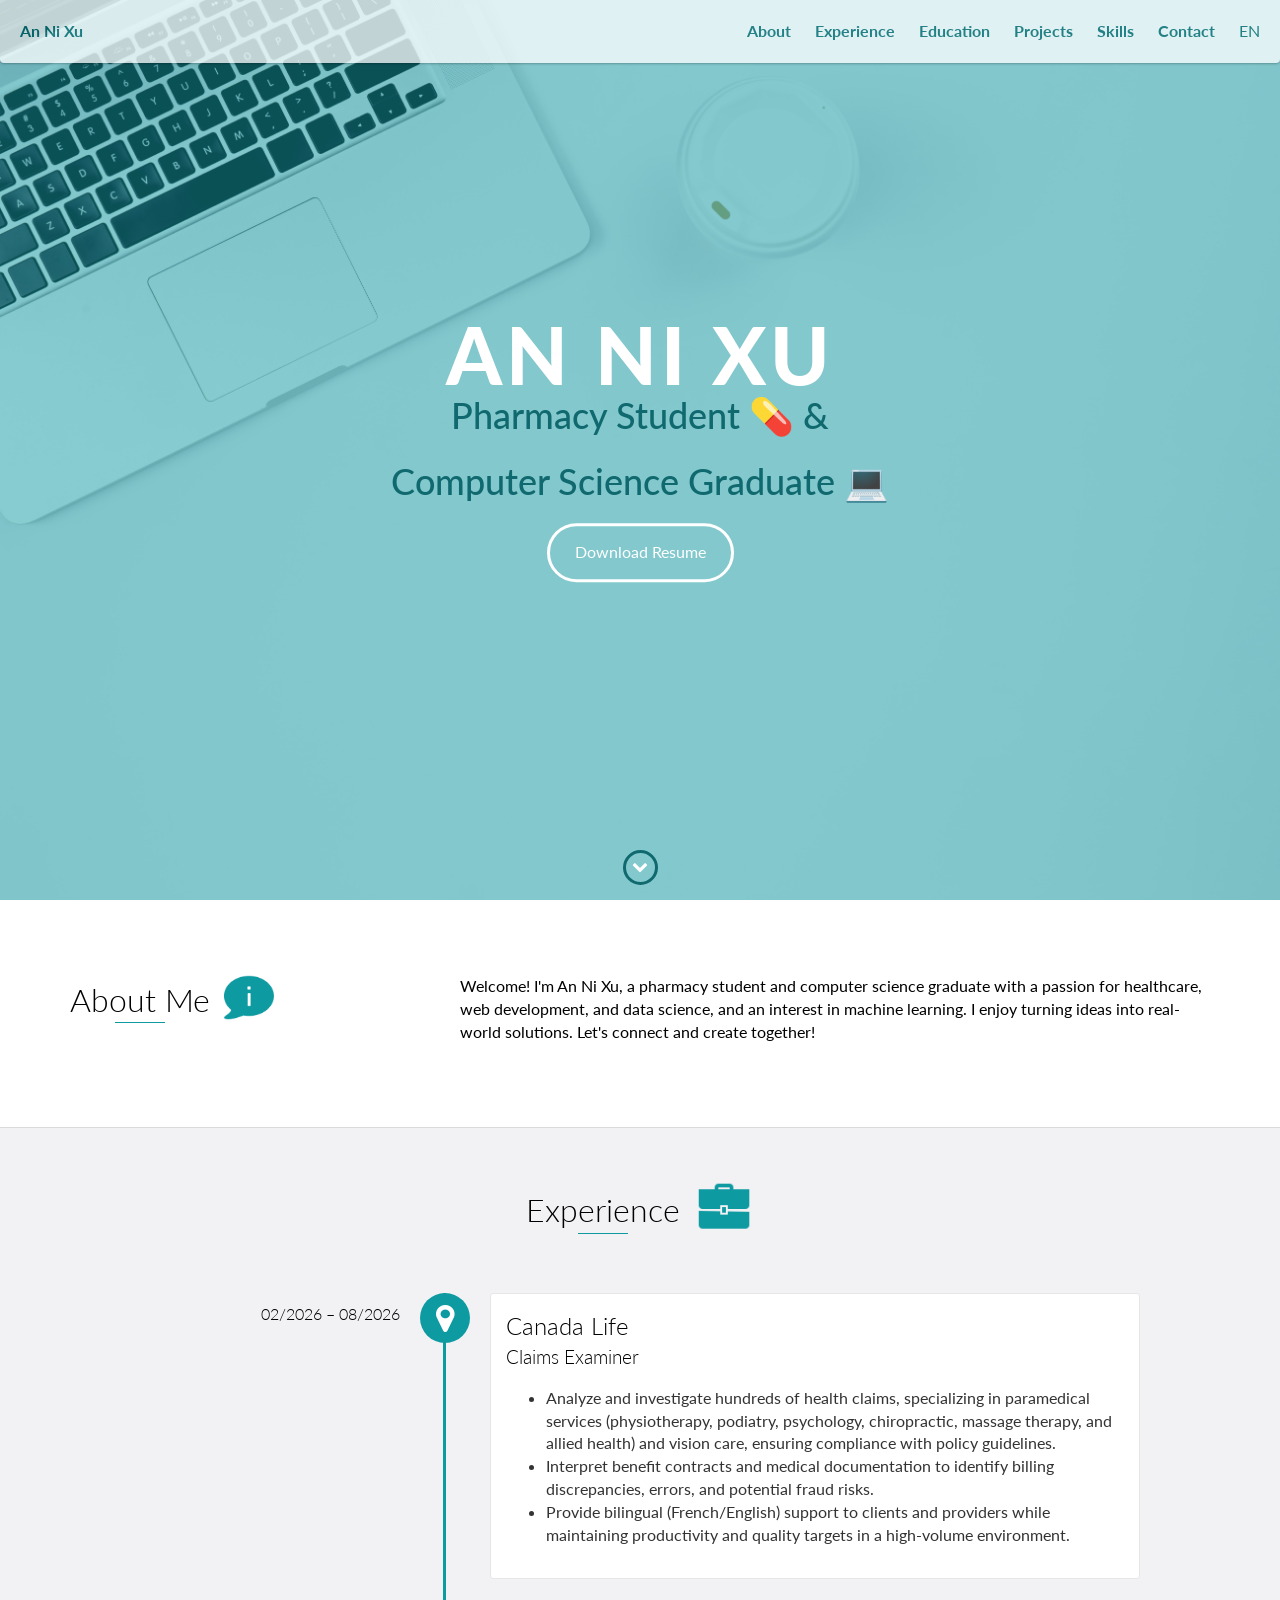
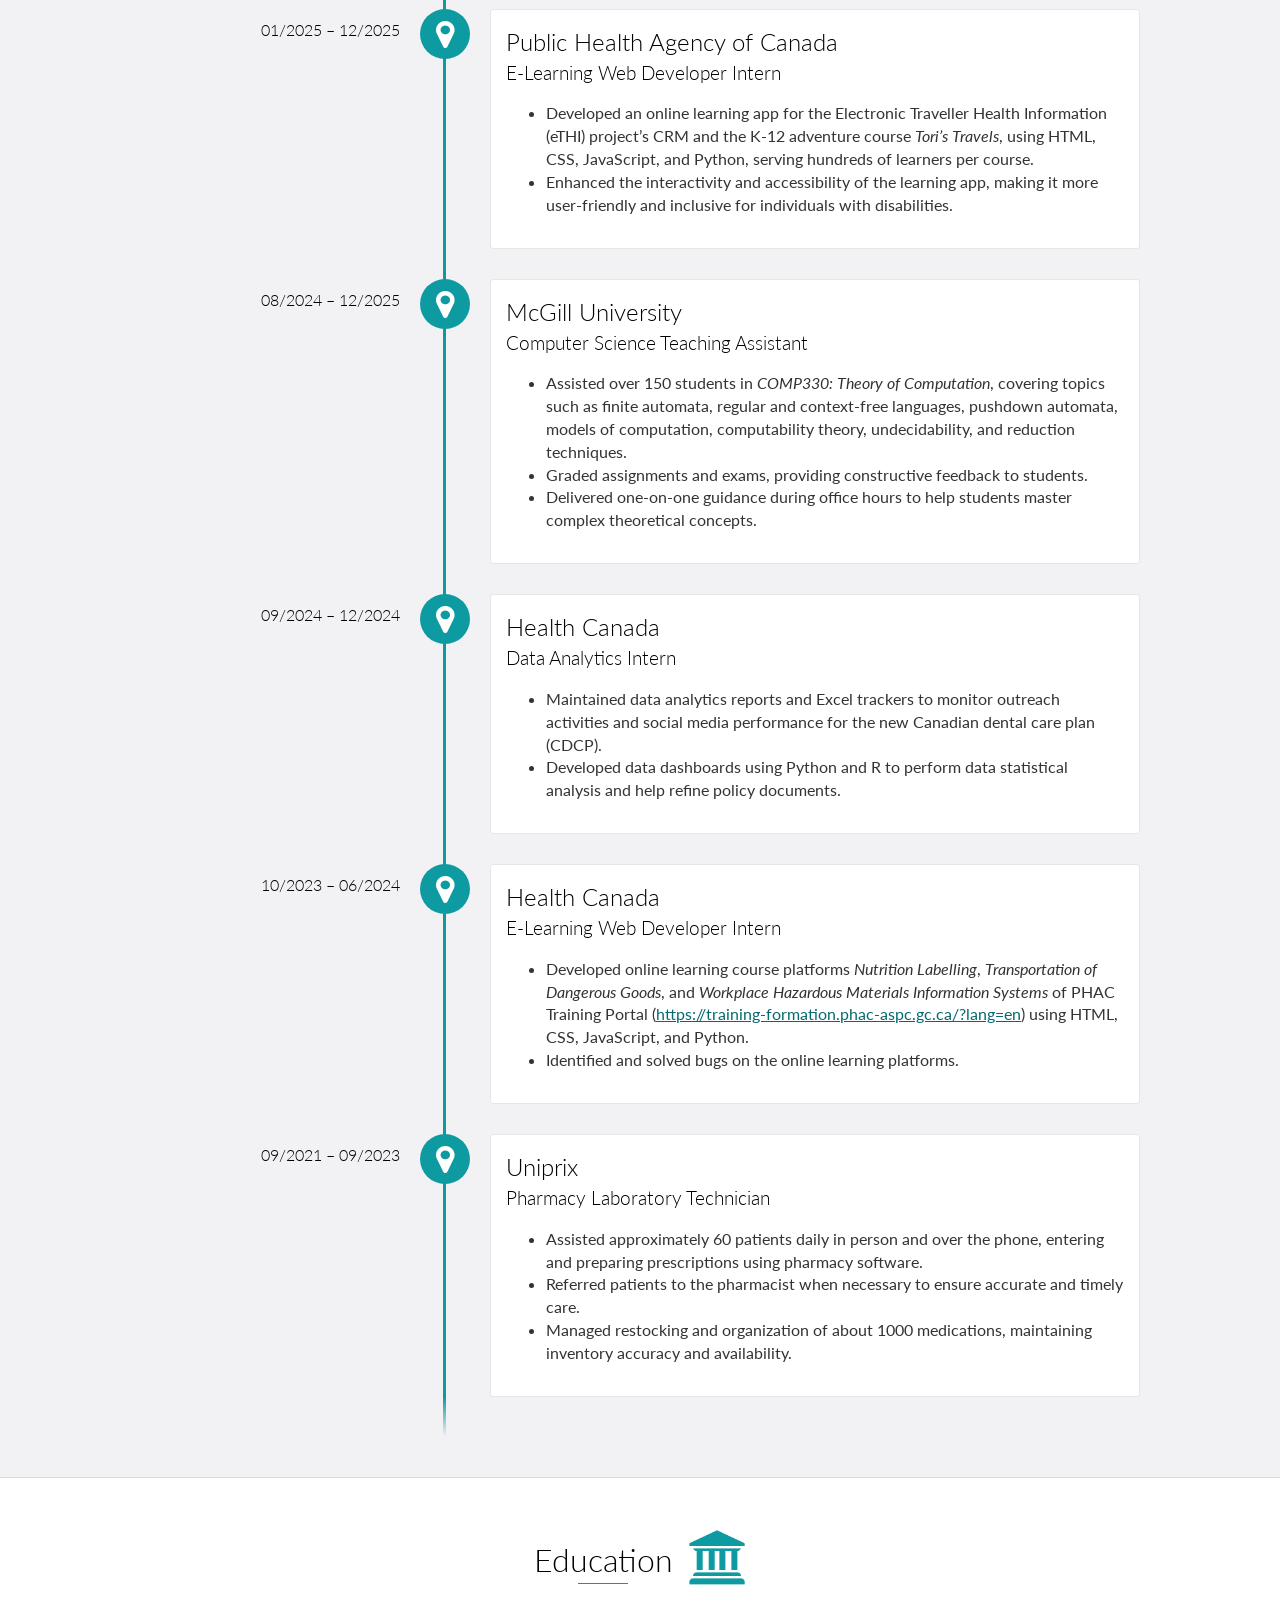
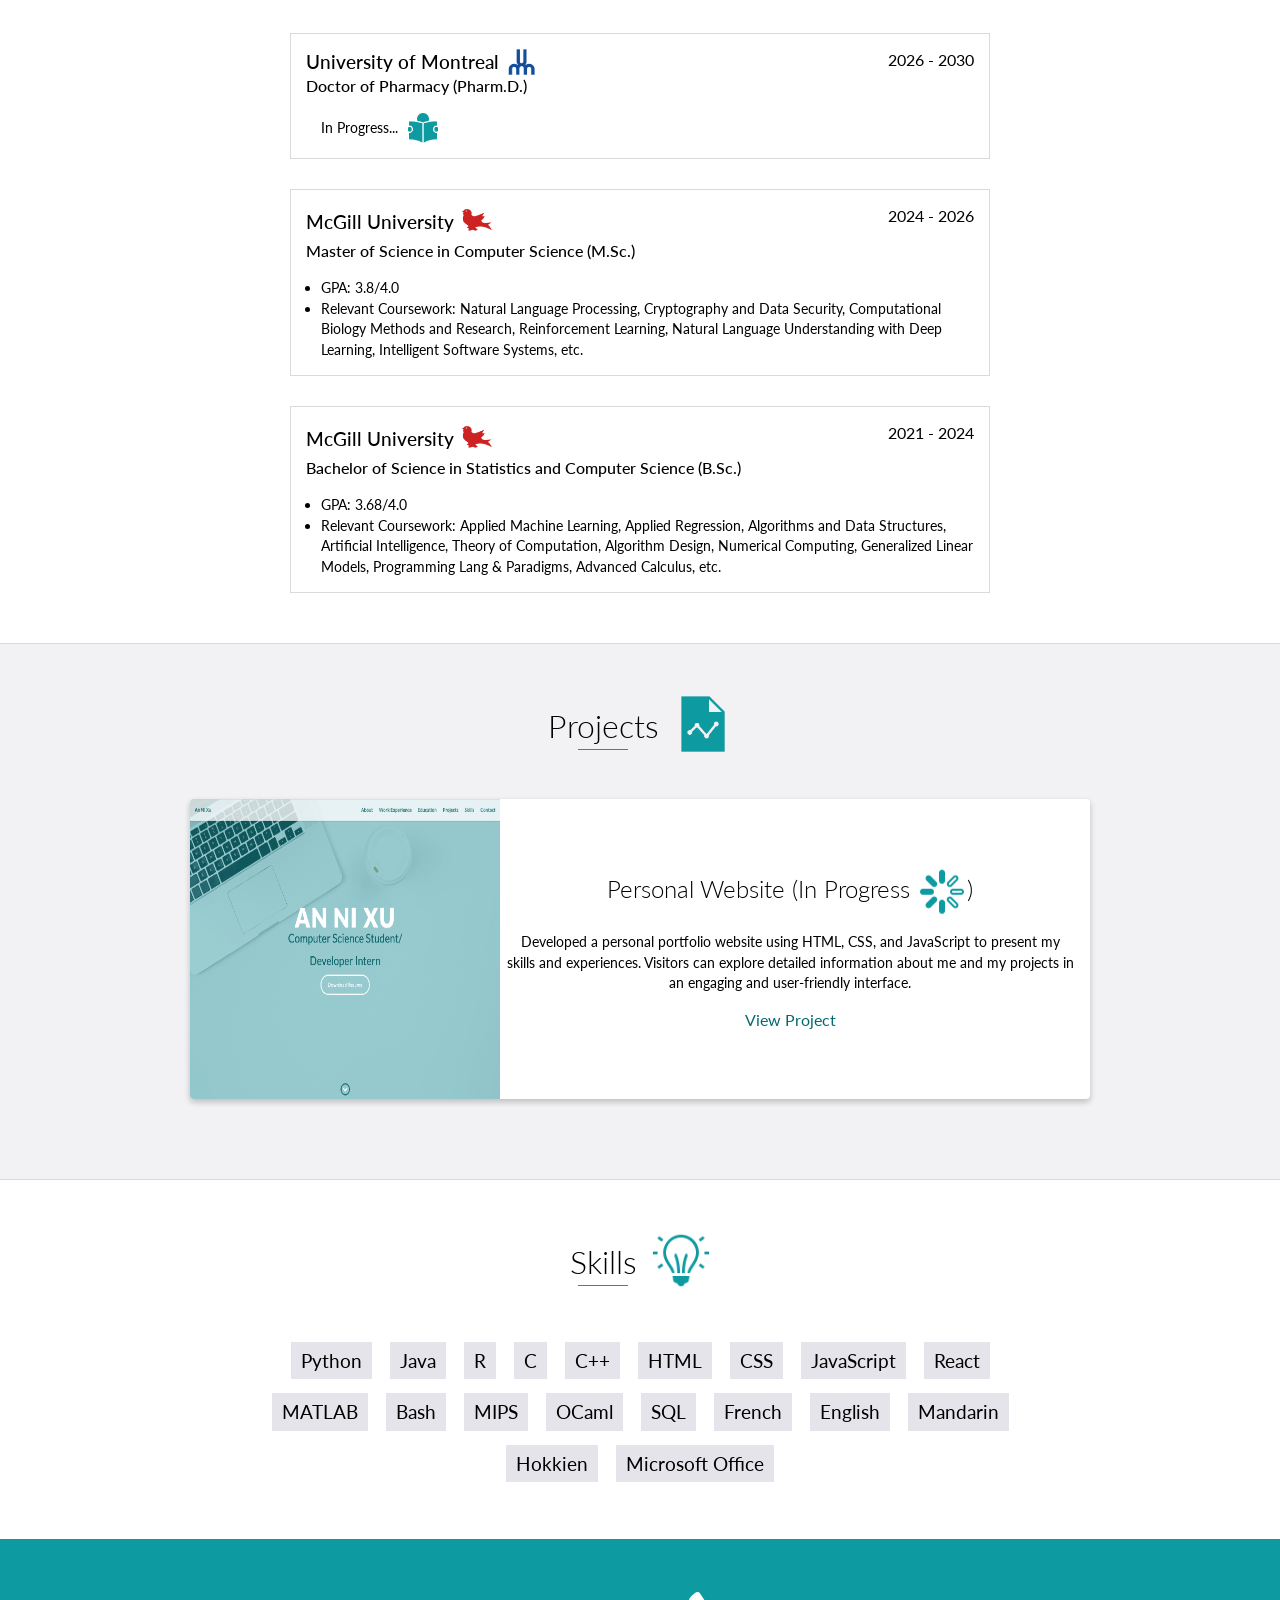
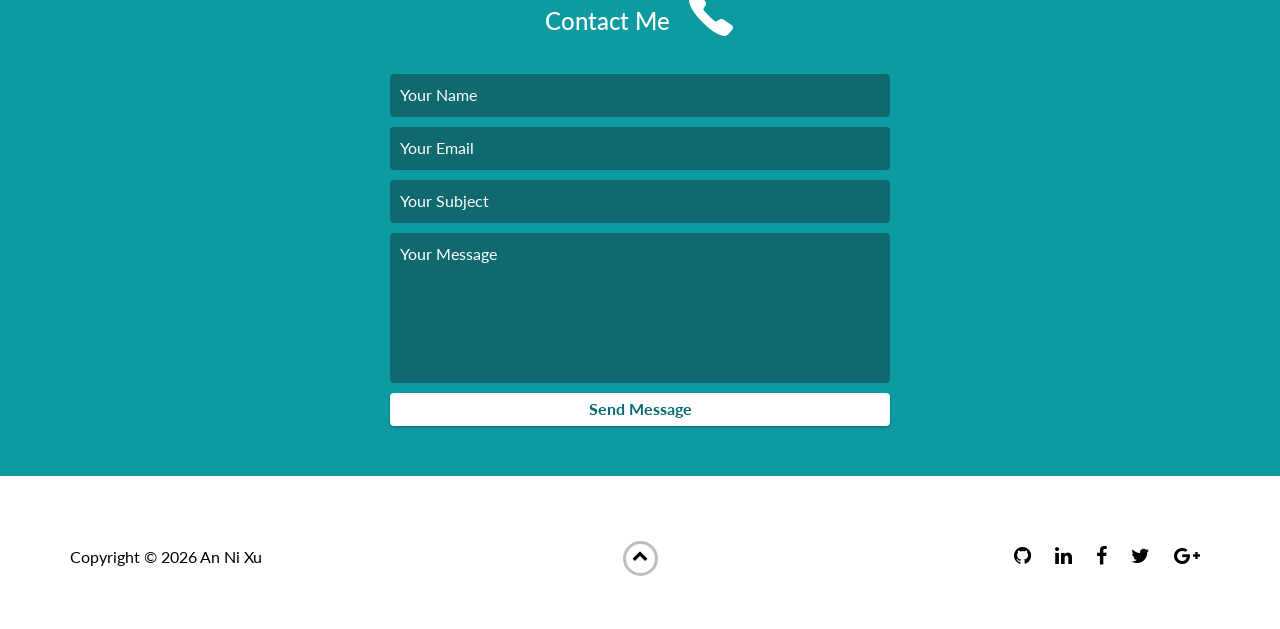
<file: index.html>
<!doctype html>
<html class="no-js" lang="en">
  <head>
    <meta charset="utf-8" />
    <meta http-equiv="X-UA-Compatible" content="IE=edge" />
    <meta name="viewport" content="width=device-width, initial-scale=1" />
    <title>An Ni Xu's Portfolio</title>
    <link rel="shortcut icon" href="favicon.ico" type="image/x-icon" />
    <link rel="icon" href="favicon.ico" type="image/x-icon" />
    <link
      href="https://fonts.googleapis.com/css?family=Lato:300,400,700,900"
      rel="stylesheet"
    />
    <link rel="stylesheet" href="libs/font-awesome/css/font-awesome.min.css" />
    <link href="css/bootstrap.min.css" rel="stylesheet" />
    <link href="css/styles.css" rel="stylesheet" />
  </head>

  <body>
    <div id="mobile-menu-open" class="shadow-large">
      <i class="fa fa-bars" aria-hidden="true"></i>
    </div>
    <!-- End #mobile-menu-toggle -->
    <header>
      <div id="mobile-menu-close">
        <span>Close</span> <i class="fa fa-times" aria-hidden="true"></i>
      </div>

      <ul id="menu" class="shadow">
        <li style="float: left; text-align: center">
          <a href="#lead"><strong>An Ni Xu</strong></a>
        </li>
        <li>
          <a href="#about"><strong data-i18n="nav_about">About</strong></a>
        </li>
        <li>
          <a href="#experience"
            ><strong data-i18n="nav_experience">Work Experience</strong></a
          >
        </li>
        <li>
          <a href="#education"
            ><strong data-i18n="nav_education">Education</strong></a
          >
        </li>
        <li>
          <a href="#projects"
            ><strong data-i18n="nav_projects">Projects</strong></a
          >
        </li>
        <li>
          <a href="#skills"><strong data-i18n="nav_skills">Skills</strong></a>
        </li>
        <li>
          <a href="#contact"
            ><strong data-i18n="nav_contact">Contact</strong></a
          >
        </li>
        <li class="language-switcher">
          <a href="#" id="language-toggle"><strong>EN</strong></a>
        </li>
      </ul>
    </header>
    <!-- End header -->

    <div id="lead">
      <div id="lead-content">
        <h1>An Ni Xu</h1>
        <h2 data-i18n="status1">Pharmacy Student 💊 &</h2>
        <h2 data-i18n="status2">Computer Science Graduate 💻</h2>
        <a
          href="./pdfs/cv.pdf"
          target="_blank"
          class="btn-rounded-white"
          data-i18n="download_resume"
          >Download Resume</a
        >
      </div>
      <!-- End #lead-content -->

      <div id="lead-overlay"></div>

      <div id="lead-down">
        <span>
          <i class="fa fa-chevron-down" aria-hidden="true"></i>
        </span>
      </div>
      <!-- End #lead-down -->
    </div>
    <!-- End #lead -->

    <div id="about">
      <div class="container">
        <div class="row">
          <div class="col-md-4">
            <h2 class="heading" data-i18n="about_heading">About Me</h2>
            <img
              src="images/about-me-icon.png"
              style="
                margin-left: 10px;
                padding-bottom: 20px;
                width: 50px;
                height: 65px;
              "
              alt="Information icon"
            />
          </div>
          <div class="col-md-8">
            <p data-i18n="about_text">
              Welcome! I'm An Ni Xu, a pharmacy student and computer science
              graduate with a passion for healthcare, web development, and data
              science, and an interest in machine learning. I enjoy turning
              ideas into real-world solutions. Let’s connect and create
              together!
            </p>
          </div>
        </div>
      </div>
    </div>
    <!-- End #about -->

    <div id="experience" class="background-alt">
      <h2 class="heading" data-i18n="nav_experience">Work Experience</h2>
      <img
        src="images/work-icon.png"
        style="
          align-items: center;
          margin-left: 10px;
          padding-bottom: 20px;
          width: 60px;
          height: 80px;
        "
        alt="Work bag icon"
      />

      <div id="experience-timeline">
        <div data-date="02/2026 – 08/2026">
          <h3 data-i18n="canada_life">Canada Life</h3>
          <h4 data-i18n="claims_examiner">Claims Examiner</h4>
          <ul>
            <li data-i18n="CE_job1">
              Analyze and investigate hundreds of health claims, specializing in
              paramedical services (physiotherapy, podiatry, psychology,
              chiropractic, massage therapy, and allied health) and vision care,
              ensuring compliance with policy guidelines.
            </li>
            <li data-i18n="CE_job2">
              Interpret benefit contracts and medical documentation to identify
              billing discrepancies, errors, and potential fraud risks.
            </li>
            <li data-i18n="CE_job3">
              Provide bilingual (French/English) support to clients and
              providers while maintaining productivity and quality targets in a
              high-volume environment.
            </li>
          </ul>
        </div>

        <div data-date="01/2025 – 12/2025">
          <h3 data-i18n="public_health">Public Health Agency of Canada</h3>
          <h4 data-i18n="web_dev">E-Learning Web Developer Intern</h4>
          <ul>
            <li data-i18n="phac_dev_job1">
              Developed an online learning app for the Electronic Traveller
              Health Information (eTHI) project’s CRM and the K-12 adventure
              course <em>Tori’s Travels</em>, using HTML, CSS, JavaScript, and
              Python, serving hundreds of learners per course.
            </li>
            <li data-i18n="phac_dev_job2">
              Enhanced the interactivity and accessibility of the learning app,
              making it more user-friendly and inclusive for individuals with
              disabilities.
            </li>
          </ul>
        </div>

        <div data-date="08/2024 – 12/2025">
          <h3 data-i18n="mcgill_university">McGill University</h3>
          <h4 data-i18n="ta">Teaching Assistant</h4>
          <ul>
            <li data-i18n="ta_job1">
              Assisted over 150 students in
              <em>COMP330: Theory of Computation</em>, covering topics such as
              finite automata, regular and context-free languages, pushdown
              automata, models of computation, computability theory,
              undecidability, and reduction techniques.
            </li>
            <li data-i18n="ta_job2">
              Graded assignments and exams, providing constructive feedback to
              students.
            </li>
            <li data-i18n="ta_job3">
              Delivered one-on-one guidance during office hours to help students
              master complex theoretical concepts.
            </li>
          </ul>
        </div>

        <div data-date="09/2024 – 12/2024">
          <h3 data-i18n="health_canada">Health Canada</h3>
          <h4 data-i18n="data_analytics">Data Analytics Intern</h4>
          <ul>
            <li data-i18n="hc_data_job1">
              Maintained data analytics reports and Excel trackers to monitor
              outreach activities and social media performance for the new
              Canadian dental care plan (CDCP).
            </li>
            <li data-i18n="hc_data_job2">
              Developed data dashboards using Python and R to perform data
              statistical analysis and help refine policy documents.
            </li>
          </ul>
        </div>

        <div data-date="10/2023 – 06/2024">
          <h3 data-i18n="health_canada">Health Canada</h3>
          <h4 data-i18n="web_dev">E-Learning Web Developer Intern</h4>
          <ul>
            <li data-i18n="hc_dev_job1">
              Developed online learning course platforms
              <em>Nutrition Labelling</em>,
              <em>Transportation of Dangerous Goods</em>, and
              <em>Workplace Hazardous Materials Information Systems</em> of PHAC
              Training Portal (<a
                href="https://training-formation.phac-aspc.gc.ca/?lang=en"
                target="_blank"
                ><u>https://training-formation.phac-aspc.gc.ca/?lang=en</u></a
              >) using HTML, CSS, JavaScript, and Python.
            </li>
            <li data-i18n="hc_dev_job2">
              Identified and solved bugs on the online learning platforms.
            </li>
          </ul>
        </div>

        <div data-date="09/2021 – 09/2023">
          <h3>Uniprix</h3>
          <h4 data-i18n="lab_tech">Pharmacy Laboratory Technician</h4>
          <ul>
            <li data-i18n="pharm_tech_job1">
              Assisted approximately 60 patients daily in person and over the
              phone, entering and preparing prescriptions using pharmacy
              software.
            </li>
            <li data-i18n="pharm_tech_job2">
              Referred patients to the pharmacist when necessary to ensure
              accurate and timely care.
            </li>
            <li data-i18n="pharm_tech_job3">
              Managed restocking and organization of about 1000 medications,
              maintaining inventory accuracy and availability.
            </li>
          </ul>
        </div>
      </div>
    </div>
    <!-- End #experience -->

    <div id="education">
      <h2 class="heading" data-i18n="nav_education">Education</h2>
      <img
        src="images/university-icon.png"
        style="
          margin-left: 10px;
          padding-bottom: 20px;
          width: 60px;
          height: 80px;
        "
        alt="University icon"
      />

      <div class="education-block">
        <a href="https://www.umontreal.ca/" target="_blank">
          <h3 class="text-bigger-hover">
            <span data-i18n="university_of_montreal"
              >University of Montreal</span
            >
            <img
              src="images/udem-icon.png"
              class="title-icon-beside"
              alt="University of Montreal icon, a stylized blue “U” and “M” monogram"
            /></h3
        ></a>
        <span class="education-date">2026 - 2030</span>
        <a
          href="https://pharm.umontreal.ca/etudes/premier-cycle/doctorat-de-premier-cycle-en-pharmacie-pharm-d/"
          target="_blank"
        >
          <h4 data-i18n="doctor_pharmacy">Doctor of Pharmacy (Pharm.D.)</h4></a
        >
        <ul>
          <li class="status-item">
            <span data-i18n="in_progress">In progress...</span>
            <img
              src="images/study-icon.png"
              style="height: 3rem"
              alt="study icon"
            />
          </li>
        </ul>
      </div>

      <!-- End .education-block -->
      <div class="education-block">
        <a href="https://www.mcgill.ca" target="_blank">
          <h3 class="text-bigger-hover">
            <span data-i18n="mcgill_university">McGill University</span>
            <img
              src="images/mcgill-icon.png"
              class="title-icon-beside"
              alt="McGill icon, a red martlet"
            /></h3
        ></a>
        <span class="education-date">2024 - 2026</span>
        <a
          href="https://www.mcgill.ca/study/2024-2025/faculties/science/graduate/programs/master-science-msc-computer-science-non-thesis"
          target="_blank"
        >
          <h4 data-i18n="master_science_cs">
            Master of Science in Computer Science (M.Sc.)
          </h4></a
        >
        <ul>
          <li>GPA: 3.8/4.0</li>
          <li data-i18n="master_coursework">
            Relevant Coursework: Natural Language Processing, Cryptography and
            Data Security, Computational Biology Methods and Research,
            Reinforcement Learning, Natural Language Understanding with Deep
            Learning, Intelligent Software Systems, etc.
          </li>
        </ul>
      </div>
      <!-- End .education-block -->

      <div class="education-block">
        <a href="https://www.mcgill.ca" target="_blank">
          <h3 class="text-bigger-hover">
            <span data-i18n="mcgill_university">McGill University</span>
            <img
              src="images/mcgill-icon.png"
              class="title-icon-beside"
              alt="McGill icon, a red martlet"
            />
          </h3>
        </a>
        <span class="education-date">2021 - 2024</span>
        <a
          href="https://www.mcgill.ca/mathstat/undergraduate/programs/b-sc/major-statistics-and-computer-science-b-sc"
          target="_blank"
        >
          <h4 data-i18n="bachelor_science_cs_stats">
            Bachelor of Science in Statistics and Computer Science (B.Sc.)
          </h4></a
        >
        <ul>
          <li>GPA: 3.68/4.0</li>
          <li data-i18n="bachelor_coursework">
            Relevant Coursework: Applied Machine Learning, Applied Regression,
            Algorithms and Data Structures, Artificial Intelligence, Theory of
            Computation, Algorithm Design, Numerical Computing, Generalized
            Linear Models, Programming Lang & Paradigms, Advanced Calculus, etc.
          </li>
        </ul>
      </div>
      <!-- End .education-block -->
    </div>
    <!-- End #education -->

    <div id="projects" class="background-alt">
      <h2 class="heading" data-i18n="nav_projects">Projects</h2>
      <img
        src="images/project-icon.png"
        style="
          margin-left: 10px;
          padding-bottom: 20px;
          width: 60px;
          height: 80px;
        "
        alt="Project report icon"
      />
      <div class="container">
        <div class="row">
          <!--
           <div class="project shadow-large">
           <div class="project-image">
             <img src="images/project.jpg" />
           </div>
          
           <div class="project-info">
             <h3>
               Money Saver (In Progress
               <img src="images/in-progress-icon.png" />)
             </h3>
             <p>
               Website that enables users to search for discounted clothing
               items across various retailers such as Uniqlo, Dynamite, and
               Aritzia. Developed using Python's web scraping techniques, the
               platform aggregates sales data from multiple sources, providing
               users with a centralized hub to browse and purchase discounted
               fashion items.
             </p>
             <a href="#">View Project</a>
           </div>
          
         </div>
        
         -->
          <!--
          <div class="project shadow-large">
            <div class="project-image">
              <img
                src="images/textual-data.jpg"
                style="width: 310px; height: 300px"
                alt="Project image of top 20 IMDB features by logistic regression"
              />
            </div>
            
            <div class="project-info">
              <h3>Textual Data Classification (Python)</h3>

              <p>
                Developed machine learning models, including logistic
                regression, multiclass regression, and Decision Trees(DTs). Used
                these models to conduct classification tasks(sentiment analysis
                and class prediction) on two distinct textual datasets.
                Evaluated models’ performances in terms of accuracy and
                effectiveness.
              </p>
              <a
                href="https://github.com/ANX888ii/Textual-Data-Classification"
                target="_blank"
                >View Project</a
              >
            </div>
            
          </div>
        -->
          <!-- End .project -->
          <!--
          <div class="project shadow-large">
            <div class="project-image">
              <img
                src="images/cancer-data.jpg"
                style="height: 310px; width: 300px"
                alt="Project image of accuracy chart"
              />
            </div>
            
            <div class="project-info">
              <h3>Virtual Cancer Doctor (Python)</h3>
              <p>
                Created machine learning models from scratch, including
                K-Nearest Neighbour (KNNs) and Decision Trees (DTs). Used these
                models to detect cancer across two distinct health datasets.
                Evaluated their performances in terms of accuracy and
                effectiveness.
              </p>
              <a
                href="https://github.com/ANX888ii/Cancer-Data-Classification"
                target="_blank"
                >View Project</a
              >
            </div>
           
          </div>-->
          <!-- End .project -->
          <!--
          <div class="project shadow-large">
            <div class="project-image">
              <img
                src="images/sign-language.jpg"
                style="width: 310px; height: 300px"
                alt="Project image of sign-language representing different English characters"
              />
            </div>
            
            <div class="project-info">
              <h3>Sign-Language Translator (Python)</h3>
              <p>
                Designed a machine learning model for image classification using
                a multilayer perceptron (MLP) from scratch. Used MLP and
                Convolutional Neural Network (CNN) to classify diverse sign
                language images and predict the corresponding alphabet.
              </p>
              <a
                href="https://github.com/ANX888ii/Sign-Language-Image-Data-Classification"
                target="_blank"
                >View Project</a
              >
            </div>
            
          </div>-->

          <!-- End .project -->
          <!--
          <div class="project shadow-large">
            <div class="project-image">
              <img
                src="images/AI-survival.png"
                style="width: 310px; height: 300px"
                alt="Project image of AI colosseum grid"
              />
            </div>
            
            <div class="project-info">
              <h3>AI Colosseum Survival (Python)</h3>
              <p>
                Built using the AI algorithm with beta-alpha pruning technique
                that allows players to strategically block their opponents by
                placing walls on a grid board.
              </p>
              <a
                href="https://github.com/ANX888ii/AI-Colosseum-Survival"
                target="_blank"
                >View Project</a
              >
            </div>
            
          </div>
          -->
          <!-- End .project -->
          <!--
          <div class="project shadow-large">
            <div class="project-image">
              <img
                src="images/mini-chess-image.jpg"
                style="width: 310px; height: 300px"
                alt="Project image of mini chess"
              />
            </div>
            
            <div class="project-info">
              <h3>Mini Chess (Java)</h3>
              <p>
                Implemented API to drive an interactive visualizer that allows
                users to play a mini digital chess game on a computer. Employed
                chess rules to manipulate the movement of each type of piece
                (King, Queen, Bishop, etc.).
              </p>
              <a href="https://github.com/ANX888ii/Mini-Chess" target="_blank"
                >View Project</a
              >
            </div>
           
          </div>
          -->
          <!-- End .project -->

          <div class="project shadow-large">
            <div class="project-image">
              <img
                src="images/website.jpg"
                style="width: 310px; height: 300px"
                alt="Project image of personal website"
              />
            </div>
            <!-- End .project-image -->
            <div class="project-info">
              <h3>
                <span data-i18n="personal_website_in_progress"
                  >Personal Website (In Progress</span
                >
                <img
                  src="images/in-progress-icon.png"
                  alt="Loading icon"
                  style="width: 50px; height: 50px"
                />)
              </h3>
              <p data-i18n="personal_website_description">
                Developed a personal portfolio website using HTML, CSS, and
                JavaScript to present my skills and experiences. Visitors can
                explore detailed information about me and my projects in an
                engaging and user-friendly interface.
              </p>
              <a href="https://ANX888ii.github.io" target="_blank"
                >View Project</a
              >
            </div>
            <!-- End .project-info -->
          </div>
          <!-- End .project -->
        </div>
      </div>
    </div>

    <!-- End #projects -->

    <div id="skills">
      <h2 class="heading" data-i18n="nav_skills">Skills</h2>
      <img
        src="images/skills-icon.png"
        style="
          margin-left: 10px;
          padding-bottom: 20px;
          width: 60px;
          height: 80px;
        "
        alt="Light bulb icon"
      />
      <ul>
        <li>Python</li>
        <li>Java</li>
        <li>R</li>
        <li>C</li>
        <li>C++</li>
        <li>HTML</li>
        <li>CSS</li>
        <li>JavaScript</li>
        <li>React</li>
        <li>MATLAB</li>
        <li>Bash</li>
        <li>MIPS</li>
        <li>OCaml</li>
        <li>SQL</li>
        <li data-i18n="french">French</li>
        <li data-i18n="english">English</li>
        <li data-i18n="mandarin">Mandarin</li>
        <li>Hokkien</li>
        <li>Microsoft Office</li>
      </ul>
    </div>

    <!-- End #skills -->

    <div id="contact">
      <h2>
        <span data-i18n="contact_me">Contact Me</span>
        <img
          src="images/contact-me-icon.png"
          style="margin-left: 10px; padding-bottom: 20px"
          alt="Phone icon"
        />
      </h2>

      <div id="contact-form">
        <form method="POST" action="https://formsubmit.co/annixu82@gmail.com">
          <input
            type="hidden"
            name="_subject"
            value="Contact request from personal website"
          />

          <input
            id="name"
            name="name"
            placeholder="Your Name"
            required
            aria-label="Your Name"
            data-i18n-placeholder="your_name"
            data-i18n-aria-label="your_name"
          />

          <input
            type="email"
            name="_replyto"
            placeholder="Your Email"
            required
            aria-label="Your Email"
            data-i18n-placeholder="your_email"
            data-i18n-aria-label="your_email"
          />
          <input
            name="subject"
            placeholder="Your Subject"
            required
            aria-label="Your Subject"
            data-i18n-placeholder="your_subject"
            data-i18n-aria-label="your_subject"
          />
          <textarea
            name="message"
            placeholder="Your Message"
            required
            aria-label="Your Message"
            data-i18n-placeholder="your_message"
            data-i18n-aria-label="your_message"
          ></textarea>
          <button type="submit" data-i18n="send_message">Send Message</button>
        </form>
      </div>
      <!-- End #contact-form -->
    </div>
    <!-- End #contact -->

    <footer>
      <div class="container">
        <div class="row">
          <div class="col-sm-5 copyright">
            <p>Copyright &copy; <span id="current-year"></span> An Ni Xu</p>
          </div>
          <div class="col-sm-2 top">
            <span id="to-top">
              <i class="fa fa-chevron-up" aria-hidden="true"></i>
            </span>
          </div>
          <div class="col-sm-5 social">
            <ul>
              <li>
                <a
                  href="https://github.com/"
                  target="_blank"
                  aria-label="Github"
                  ><i class="fa fa-github" aria-hidden="true"></i
                ></a>
              </li>
              <!--
             <li>
               <a
                 href="https://stackoverflow.com/"
                 target="_blank"
                 aria-label="Stackoverflow"
                 ><i class="fa fa-stack-overflow" aria-hidden="true"></i
               ></a>
             </li>-->
              <li>
                <a
                  href="https://www.linkedin.com/in/an-ni-xu-58a1413a2/"
                  target="_blank"
                  aria-label="LinkedIn"
                  ><i class="fa fa-linkedin" aria-hidden="true"></i
                ></a>
              </li>
              <li>
                <a
                  href="https://www.facebook.com/"
                  target="_blank"
                  aria-label="Facebook"
                  ><i class="fa fa-facebook" aria-hidden="true"></i
                ></a>
              </li>
              <li>
                <a
                  href="https://twitter.com/"
                  target="_blank"
                  aria-label="Twitter"
                  ><i class="fa fa-twitter" aria-hidden="true"></i
                ></a>
              </li>
              <li>
                <a
                  href="https://plus.google.com/"
                  target="_blank"
                  aria-label="Google"
                  ><i class="fa fa-google-plus" aria-hidden="true"></i
                ></a>
              </li>
            </ul>
          </div>
        </div>
      </div>
    </footer>
    <!-- End footer -->

    <script src="https://ajax.googleapis.com/ajax/libs/jquery/1.12.4/jquery.min.js"></script>
    <script src="js/scripts.min.js"></script>
  </body>
</html>
</file>
<file: css/styles.css>
/*!
    Title: Dev Portfolio Template
    Version: 1.2.2
    Last Change: 03/25/2020
    Author: Ryan Fitzgerald
    Repo: https://github.com/RyanFitzgerald/devportfolio-template
    Issues: https://github.com/RyanFitzgerald/devportfolio-template/issues

    Description: This file contains all the styles associated with the page
    that don't come from third party libraries. This file gets compiled using
    Gulp and send to the /css folder which is then loaded on the page.
*/
body {
  font-family: "Lato", sans-serif;
  font-size: 16px;
}
body.active {
  overflow: hidden;
  z-index: -1;
}
.no-js #experience-timeline > div {
  background: #fff;
  padding: 10px;
  margin-bottom: 10px;
  border: 1px solid #dcd9d9;
}
.no-js #experience-timeline > div h3 {
  font-size: 1.5em;
  font-weight: 300;
  color: #02565c;
  display: inline-block;
  margin: 0;
}
.no-js #experience-timeline > div h4 {
  font-size: 1.2em;
  font-weight: 300;
  color: black;
  margin: 0 0 15px 0;
}
.no-js #experience-timeline > div p {
  color: black;
  font-size: 0.9em;
  margin: 0;
}
.no-js #experience-timeline:before,
.no-js #experience-timeline:after {
  content: none;
}
@keyframes dropHeader {
  0% {
    transform: translateY(-100%);
  }
  100% {
    transform: translateY(0);
  }
}
header {
  position: fixed;
  top: 0;
  left: 0;
  right: 0;
  opacity: 0.75;
  text-align: center;
  z-index: 10;
  animation-name: dropHeader;
  animation-iteration-count: 1;
  animation-timing-function: ease;
  animation-duration: 0.75s;
}
header:hover {
  opacity: 1;
}
header ul {
  display: block;
  background: #fff;
  text-align: right;
  padding: 10px;
  margin: 0;
  border-bottom-right-radius: 4px;
  border-bottom-left-radius: 4px;
}
header li {
  display: inline-block;
}
header a {
  display: block;
  color: #046a6f;
  padding: 10px;
}
header a:hover {
  color: #02565c;
  text-decoration: none;
  background: #eee;
  border-radius: 4px;
}
header a:focus {
  color: #0e9aa1;
  text-decoration: none;
}
header.active {
  display: block;
}
header.sticky {
  position: fixed;
  z-index: 999;
}
#menu.active {
  display: block;
}
#mobile-menu-open {
  display: none;
  cursor: pointer;
  position: fixed;
  right: 15px;
  top: 10px;
  color: #0e9aa1;
  font-size: 1.5em;
  z-index: 20;
  padding: 0 7px;
  border-radius: 4px;
  background: #fff;
}
#mobile-menu-close {
  display: none;
  text-align: right;
  width: 100%;
  background: #fff;
  font-size: 1.5em;
  padding-right: 15px;
  padding-top: 10px;
  cursor: pointer;
  color: #0e9aa1;
}
#mobile-menu-close span {
  font-size: 0.5em;
  text-transform: uppercase;
}
#mobile-menu-close i {
  vertical-align: middle;
}
footer {
  padding: 50px 0;
}
.copyright {
  padding-top: 20px;
}
.copyright p {
  margin: 0;
  color: black;
}
.top {
  text-align: center;
}
.top span {
  cursor: pointer;
  display: block;
  margin: 15px auto 0 auto;
  width: 35px;
  height: 35px;
  border-radius: 50%;
  border: 3px solid #b9bfc4;
  text-align: center;
}
.top i {
  color: black;
}
.social {
  text-align: right;
}
.social ul {
  margin: 5px 0 0 0;
  padding: 0;
}
.social li {
  display: inline-block;
  font-size: 1.25em;
  list-style: none;
}
.social a {
  display: block;
  color: black;
  padding: 10px;
}
.social a:hover {
  color: #0e9aa1;
}
.btn-rounded-white {
  display: inline-block;
  color: #fff;
  padding: 15px 25px;
  border: 3px solid #fff;
  border-radius: 30px;
  transition: 0.5s ease all;
}
.btn-rounded-white:hover {
  color: #0e9aa1;
  background: #fff;
  text-decoration: none;
}
.shadow {
  box-shadow:
    0 1px 3px rgba(0, 0, 0, 0.12),
    0 1px 2px rgba(0, 0, 0, 0.24);
}
.shadow-large {
  box-shadow:
    0 3px 6px rgba(0, 0, 0, 0.08),
    0 3px 6px rgba(0, 0, 0, 0.15);
}
.heading {
  position: relative;
  display: inline-block;
  font-size: 2em;
  font-weight: 300;
  margin: 0 0 30px 0;
}
.heading:after {
  position: absolute;
  content: "";
  top: 100%;
  height: 1px;
  width: 50px;
  left: 0;
  right: 0;
  margin: 0 auto;
  background: #0e9aa1;
}
.background-alt {
  background: #f2f2f5;
}
#lead {
  position: relative;
  height: 100vh;
  min-height: 500px;
  max-height: 1080px;
  /*background: url(../images/lead-bg.jpg);*/
  background: url(../images/background-laptop.jpg);
  background-size: cover;
  padding: 15px;
  overflow: hidden;
}
#lead-content {
  position: absolute;
  z-index: 10;
  top: 50%;
  left: 50%;
  transform: translate(-50%, -50%);
  text-align: center;
}
#lead-content h1,
#lead-content h2 {
  margin: 0;
}
#lead-content h1 {
  color: white;
  font-weight: 900;
  font-size: 5em;
  text-transform: uppercase;
  letter-spacing: 0.05em;
  line-height: 0.9em;
}
#lead-content h2 {
  color: #0f696f;
  font-weight: 500;
  font-size: 2.25em;
  margin-bottom: 15px;
}
#lead-overlay {
  position: absolute;
  height: 100%;
  width: 100%;
  top: 0;
  right: 0;
  bottom: 0;
  left: 0;
  background: #0e9aa1;
  opacity: 0.5;
  z-index: 1;
}
#lead-down {
  position: absolute;
  left: 0;
  right: 0;
  width: 100%;
  text-align: center;
  z-index: 10;
  bottom: 15px;
  color: #fff;
}
#lead-down span {
  cursor: pointer;
  display: block;
  margin: 0 auto;
  width: 35px;
  height: 35px;
  border-radius: 50%;
  border: 3px solid #0f696f;
  text-align: center;
}
#lead-down i {
  animation: pulsate 1.5s ease;
  animation-iteration-count: infinite;
  padding-top: 5px;
}
@keyframes pulsate {
  0% {
    transform: scale(1, 1);
  }
  50% {
    transform: scale(1.2, 1.2);
  }
  100% {
    transform: scale(1, 1);
  }
}
#about {
  padding: 75px 15px;
  border-bottom: 1px solid #dcd9d9;
}
#about h2 {
  color: black;
}
#about p {
  color: black;
  margin: 0;
}
#experience {
  padding: 50px 15px;
  text-align: center;
  border-bottom: 1px solid #dcd9d9;
}
#experience h2 {
  color: black;
}
#experience-timeline {
  margin: 30px auto 0 auto;
  position: relative;
  max-width: 1000px;
}
#experience-timeline:before {
  position: absolute;
  content: "";
  top: 0;
  bottom: 0;
  left: 303px;
  right: auto;
  height: 100%;
  width: 3px;
  background: #0e9aa1;
  z-index: 0;
}
#experience-timeline:after {
  position: absolute;
  content: "";
  width: 3px;
  height: 40px;
  background: #0e9aa1;
  background: linear-gradient(to bottom, #0e9aa1, rgba(52, 152, 219, 0));
  top: 100%;
  left: 303px;
}
.vtimeline-content {
  margin-left: 350px;
  background: #fff;
  border: 1px solid #e6e6e6;
  padding: 15px;
  border-radius: 3px;
  text-align: left;
}
.vtimeline-content h3 {
  font-size: 1.5em;
  font-weight: 300;
  color: black;
  display: inline-block;
  margin: 0;
}
.vtimeline-content h4 {
  font-size: 1.2em;
  font-weight: 300;
  color: black;
  margin: 0 0 15px 0;
}
.vtimeline-content p {
  color: black;
  font-size: 0.9em;
  margin: 0;
}
.vtimeline-point {
  position: relative;
  display: block;
  vertical-align: top;
  margin-bottom: 30px;
}
.vtimeline-icon {
  position: relative;
  color: #fff;
  width: 50px;
  height: 50px;
  background: #0e9aa1;
  border-radius: 50%;
  float: left;
  z-index: 99;
  margin-left: 280px;
}
.vtimeline-icon i {
  display: block;
  font-size: 2em;
  margin-top: 10px;
}
.vtimeline-date {
  width: 260px;
  text-align: right;
  position: absolute;
  left: 0;
  top: 10px;
  font-weight: 300;
  color: black;
}
#education {
  padding: 50px 15px 20px 15px;
  border-bottom: 1px solid #dcd9d9;
  text-align: center;
}
#education h2 {
  color: black;
  margin-bottom: 50px;
}
.education-block {
  max-width: 700px;
  margin: 0 auto 30px auto;
  padding: 15px;
  border: 1px solid #dcd9d9;
  text-align: left;
}
.education-block h3 {
  font-weight: 500;
  float: left;
  margin: 0;
  color: black;
}
.education-block span {
  color: black;
  float: right;
}
.education-block h4 {
  color: black;
  clear: both;
  font-weight: 500;
  margin: 0 0 15px 0;
}
.education-block p,
.education-block ul {
  margin: 0;
  color: black;
  font-size: 0.9em;
}
.education-block ul {
  padding: 0 0 0 15px;
}
#projects {
  padding: 50px 15px;
  border-bottom: 1px solid #dcd9d9;
  text-align: center;
}
#projects h2 {
  color: black;
  margin-bottom: 50px;
}
.project {
  position: relative;
  max-width: 900px;
  margin: 0 auto 30px auto;
  overflow: hidden;
  background: #fff;
  border-radius: 4px;
  transition: all 0.3s ease-in-out;
}
.project:hover {
  transform: scale(1.05);
}
.project-image {
  float: left;
}
.project-info {
  position: absolute;
  top: 50%;
  transform: translateY(-50%);
  margin-left: 300px;
  padding: 15px;
}
.project-info h3 {
  font-size: 1.5em;
  font-weight: 300;
  color: black;
  margin: 0 0 15px 0;
}
.project-info p {
  color: black;
  margin: 0 0 15px 0;
  font-size: 0.9em;
}
.no-image .project-info {
  position: relative;
  margin: 0;
  padding: 30px 15px;
  transform: none;
}
#more-projects {
  display: none;
}
#skills {
  padding: 50px 15px;
  text-align: center;
}
#skills h2 {
  color: black;
  margin-bottom: 50px;
}
#skills ul {
  display: block;
  margin: 0 auto;
  padding: 0;
  max-width: 800px;
}
#skills li {
  display: inline-block;
  margin: 7px;
  padding: 5px 10px;
  color: black;
  background: #e4e4ea;
  list-style: none;
  cursor: default;
  font-size: 1.2em;
}
#contact {
  padding: 50px 15px;
  /*background: #0e9aa1;*/
  background: #0e9aa1;
  text-align: center;
}
#contact h2 {
  margin: 0 0 15px 0;
  color: #fff;
  font-weight: 500;
}
#contact-form {
  max-width: 500px;
  margin: 0 auto;
}
#contact-form input,
#contact-form textarea {
  display: block;
  width: 100%;
  padding: 10px;
  border-radius: 4px;
  border: none;
  margin-bottom: 10px;
  background: #0f696f;
  color: #fff;
  transition: 0.5s ease all;
}
#contact-form input::-webkit-input-placeholder,
#contact-form textarea::-webkit-input-placeholder {
  color: #fff;
}
#contact-form input:-moz-placeholder,
#contact-form textarea:-moz-placeholder {
  color: #fff;
  opacity: 1;
}
#contact-form input::-moz-placeholder,
#contact-form textarea::-moz-placeholder {
  color: #fff;
  opacity: 1;
}
#contact-form input:-ms-input-placeholder,
#contact-form textarea:-ms-input-placeholder {
  color: #fff;
}
#contact-form input:focus,
#contact-form textarea:focus {
  outline: none;
  background: #013438;
}
#contact-form textarea {
  height: 150px;
  resize: none;
}
#contact-form button {
  display: block;
  width: 100%;
  background: #fff;
  border-radius: 4px;
  padding: 5px 10px;
  border: none;
  color: #046a6f;
  font-weight: 700;
  box-shadow:
    0 1px 3px rgba(0, 0, 0, 0.12),
    0 1px 2px rgba(0, 0, 0, 0.24);
  transition: 0.5s ease all;
}
#contact-form button:hover {
  box-shadow:
    0 10px 20px rgba(0, 0, 0, 0.19),
    0 6px 6px rgba(0, 0, 0, 0.23);
}
.optional-section {
  padding: 50px 15px;
  text-align: center;
  border-top: 1px solid #dcd9d9;
}
.optional-section h2 {
  color: black;
}
.optional-section-block {
  max-width: 700px;
  margin: 0 auto 30px auto;
  padding: 15px;
  border: 1px solid #dcd9d9;
  background: #fff;
  text-align: left;
}
.optional-section-block h3 {
  font-weight: 500;
  margin: 0 0 15px 0;
  color: black;
}
.optional-section-block h4 {
  color: black;
  clear: both;
  font-weight: 500;
  margin: 0 0 15px 0;
}
.optional-section-block p,
.optional-section-block ul {
  margin: 0 0 15px 0;
  color: black;
  font-size: 0.9em;
}
.optional-section-block ul {
  padding: 0 0 0 15px;
}
@media only screen and (max-width: 750px) {
  #experience-timeline:before,
  #experience-timeline:after {
    left: 23px;
  }
  .vtimeline-date {
    width: auto;
    text-align: left;
    position: relative;
    margin-bottom: 15px;
    display: block;
    margin-left: 70px;
  }
  .vtimeline-icon {
    margin-left: 0;
  }
  .vtimeline-content {
    margin-left: 70px;
  }
}
@media only screen and (max-width: 992px) {
  #lead {
    height: auto;
    min-height: auto;
    max-height: auto;
    padding: 100px 15px;
  }
  #lead-content {
    position: relative;
    transform: none;
    left: auto;
    top: auto;
  }
  #lead-content h1 {
    font-size: 3em;
  }
  #lead-content h2 {
    font-size: 1.75em;
  }
  #about {
    text-align: center;
  }
  #about p {
    text-align: left;
  }
}
@media only screen and (max-width: 768px) {
  header {
    position: fixed;
    display: none;
    z-index: 999;
    animation: none;
    bottom: 0;
    height: 100%;
  }
  #mobile-menu-open,
  #mobile-menu-close {
    display: block;
  }
  #menu {
    height: 100%;
    overflow-y: auto;
    box-shadow: none;
    border-radius: 0;
    width: 100%;
  }
  #menu li {
    display: block;
    margin-bottom: 10px;
  }
  #lead-content h1 {
    font-size: 2em;
  }
  #lead-content h2 {
    font-size: 1.3em;
  }
  #lead-content a {
    padding: 10px 20px;
  }
  #lead-down {
    display: none;
  }
  .education-block h3,
  .education-block span {
    float: none;
  }
  .project-image {
    display: none;
  }
  .project-info {
    position: relative;
    margin: 0;
    padding: 30px 15px;
    top: auto;
    transform: none;
  }
  footer {
    text-align: center;
  }
  .social {
    text-align: center;
  }
}
@media only screen and (max-width: 480px) {
  #lead-content h1 {
    font-size: 1.5em;
  }
  #lead-content h2 {
    font-size: 1em;
  }
  #lead-content a {
    font-size: 0.9em;
    padding: 5px 10px;
  }
}

.school-name:hover {
  font-size: bold;
}

.text-bigger-hover {
  position: relative;
  max-width: 900px;
  margin: 0 auto 30px auto;
  overflow: hidden;
  background: #fff;
  border-radius: 4px;
  transition: all 0.3s ease-in-out;
  display: flex;
  align-items: center;
  gap: 0.5rem;
}

.text-bigger-hover:hover {
  transform: scale(1.02);
  font-weight: 700;
}

.title-icon-beside {
  width: 3.5rem;
  height: auto;
  vertical-align: middle;
}

.status-item {
  display: flex;
  align-items: center;
  gap: 10px;
}
</file>
